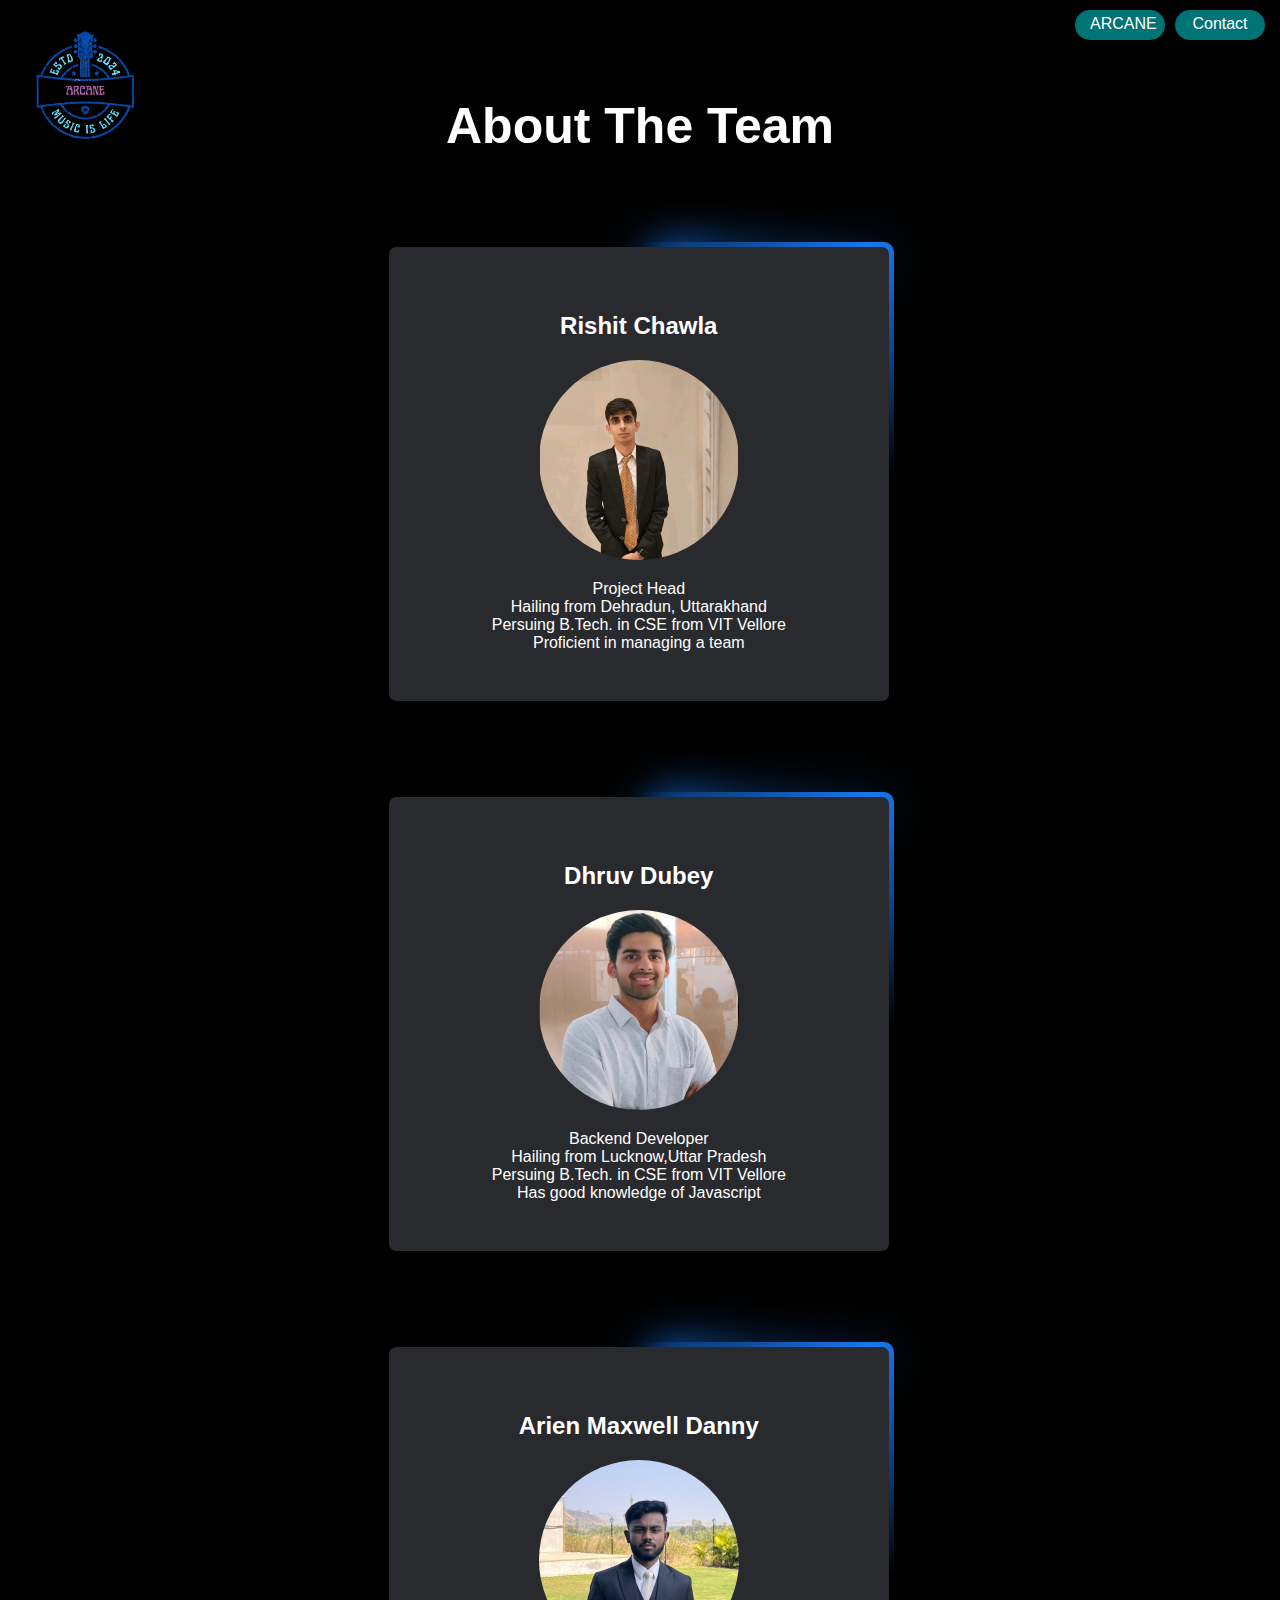
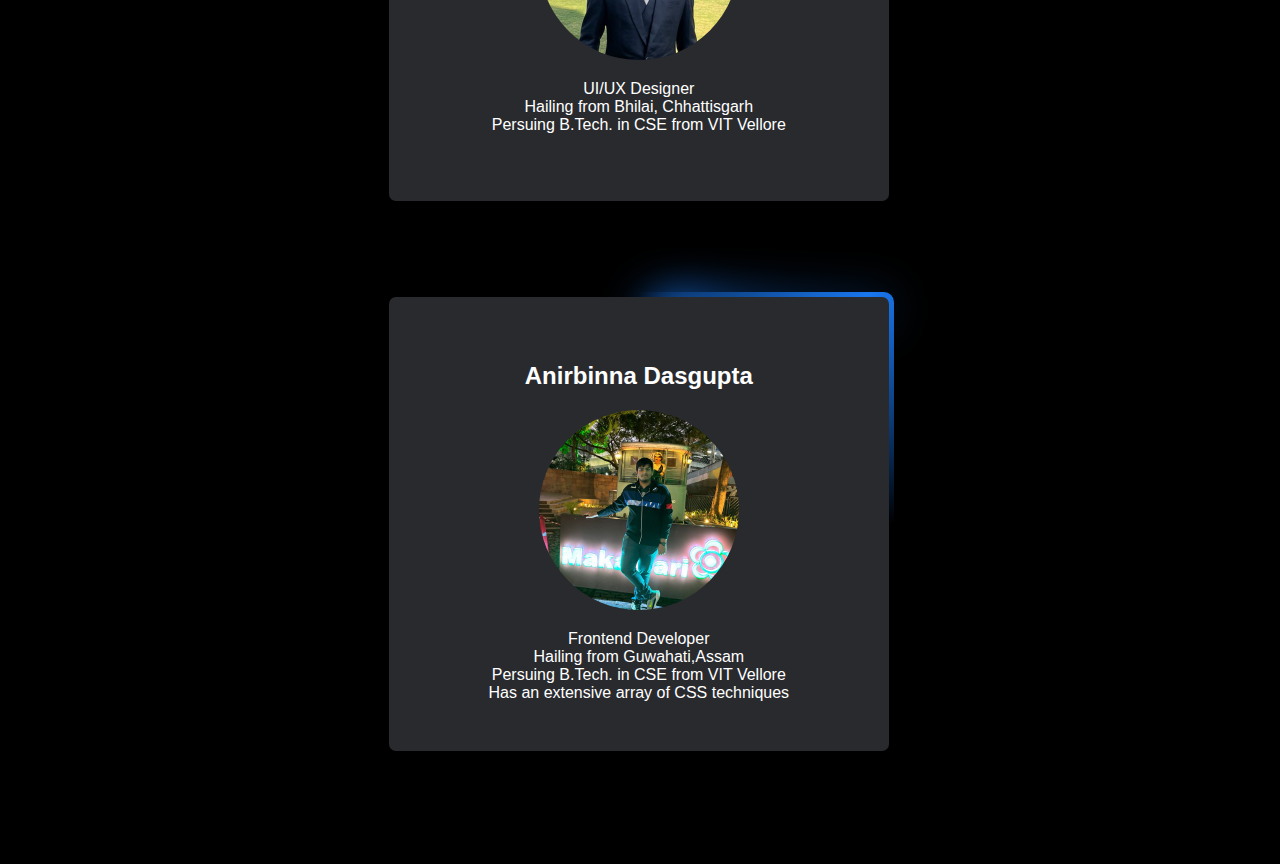
<file: public/about/index.html>
<!DOCTYPE html>
<html lang="en">
  <head>
    <meta charset="UTF-8" />
    <meta name="viewport" content="width=device-width, initial-scale=1.0" />
    <title>MyInfo</title>
    <link rel="stylesheet" href="about.css" />
  </head>
  <body class="bodyabout">
    <center>
      <div id="nav">
        <div class="two tab">
          <a href="../web_app/index.html">ARCANE</a>
        </div>
        <div class="three tab">
          <a href="../contact/index.html">Contact</a>
        </div>
      </div>
    </center>
    <a href="../../index.html">
      <img
        src="../../assets/WhatsApp Image 2024-04-26 at 00.41.40_7ed65b49.jpg"
        class="logo"
        height="150px"
        width="150px"
    /></a>
    <br />
    <article>
      <h1><center>About The Team</center></h1>
      <br /><br /><br />
      <center>
        <div class="animated-border-box-glow"></div>
        <div class="animated-border-box">
          <h2>Rishit Chawla</h2>
          <img src="./rishit.jpg" class="abtimg" />
          <ul>
            <li>Project Head</li>
            <li>Hailing from Dehradun, Uttarakhand</li>
            <li>Persuing B.Tech. in CSE from VIT Vellore</li>
            <li>Proficient in managing a team</li>
          </ul>
        </div>
        <div class="space"></div>
        <div class="animated-border-box-glow"></div>
        <div class="animated-border-box">
          <h2>Dhruv Dubey</h2>
          <img
            src="./WhatsApp Image 2024-04-26 at 15.16.08_0eeef04d.jpg"
            class="abtimg"
          />
          <ul>
            <li>Backend Developer</li>
            <li>Hailing from Lucknow,Uttar Pradesh</li>
            <li>Persuing B.Tech. in CSE from VIT Vellore</li>
            <li>Has good knowledge of Javascript</li>
          </ul>
        </div>
        <div class="space"></div>
        <div class="animated-border-box-glow"></div>
        <div class="animated-border-box">
          <h2>Arien Maxwell Danny</h2>
          <img src="./danny.jpg" class="abtimg" />
          <ul>
            <li>UI/UX Designer</li>
            <li>Hailing from Bhilai, Chhattisgarh</li>
            <li>Persuing B.Tech. in CSE from VIT Vellore</li>
          </ul>
        </div>
        <div class="space"></div>
        <div class="animated-border-box-glow"></div>
        <div class="animated-border-box">
          <h2>Anirbinna Dasgupta</h2>
          <img src="./anir.jpeg" class="abtimg" />
          <ul>
            <li>Frontend Developer</li>
            <li>Hailing from Guwahati,Assam</li>
            <li>Persuing B.Tech. in CSE from VIT Vellore</li>
            <li>Has an extensive array of CSS techniques</li>
          </ul>
        </div>
        <br />
      </center>
    </article>
    <div class="gap"></div>
    <br /><br /><br />
  </body>
</html>
</file>
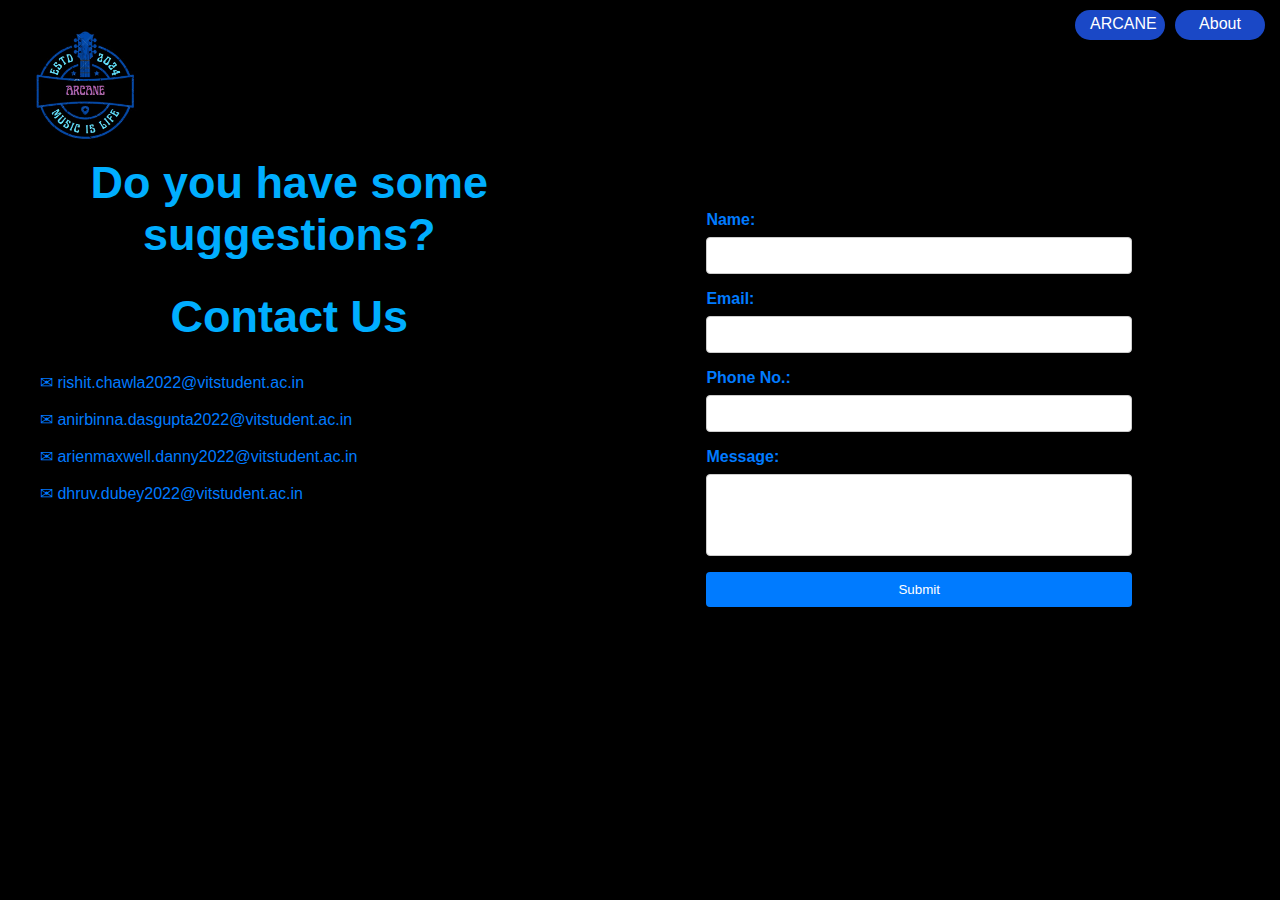
<file: public/contact/index.html>
<!DOCTYPE html>
<html lang="en">
  <head>
    <meta charset="UTF-8" />
    <meta name="viewport" content="width=device-width, initial-scale=1.0" />
    <link rel="stylesheet" href="styles.css" />
    <title>Contact Us</title>
  </head>
  <body>
    <center>
      <div id="nav">
        <div class="two tab">
          <a href="../web_app/index.html">ARCANE</a>
        </div>
        <div class="three tab">
          <a href="../about/index.html">About</a>
        </div>
      </div>
    </center>
    <a href="../../index.html">
      <img
        src="../../assets/WhatsApp Image 2024-04-26 at 00.41.40_7ed65b49.jpg"
        class="logo"
        height="150px"
        width="150px"
    /></a>

    <div class="container">
      <div class="message-container">
        <h1>Do you have some suggestions?</h1>
        <h1>Contact Us</h1>
        <p>
          ✉ rishit.chawla2022@vitstudent.ac.in<br /><br />
          ✉ anirbinna.dasgupta2022@vitstudent.ac.in<br /><br />
          ✉ arienmaxwell.danny2022@vitstudent.ac.in<br /><br />
          ✉ dhruv.dubey2022@vitstudent.ac.in
        </p>
      </div>
      <div class="contact-container">
        <form action="mailto:rishit.chawla2022@vitstudent.ac.in" method="post">
          <label for="name">Name:</label>
          <input type="text" id="name" name="name" required />

          <label for="email">Email:</label>
          <input type="email" id="email" name="email" required />

          <label for="email">Phone No.:</label>
          <input type="number" id="number" name="number" required />

          <label for="message">Message:</label>
          <textarea id="message" name="message" rows="4" required></textarea>

          <button type="submit">Submit</button>
        </form>
      </div>
    </div>
  </body>
</html>
</file>
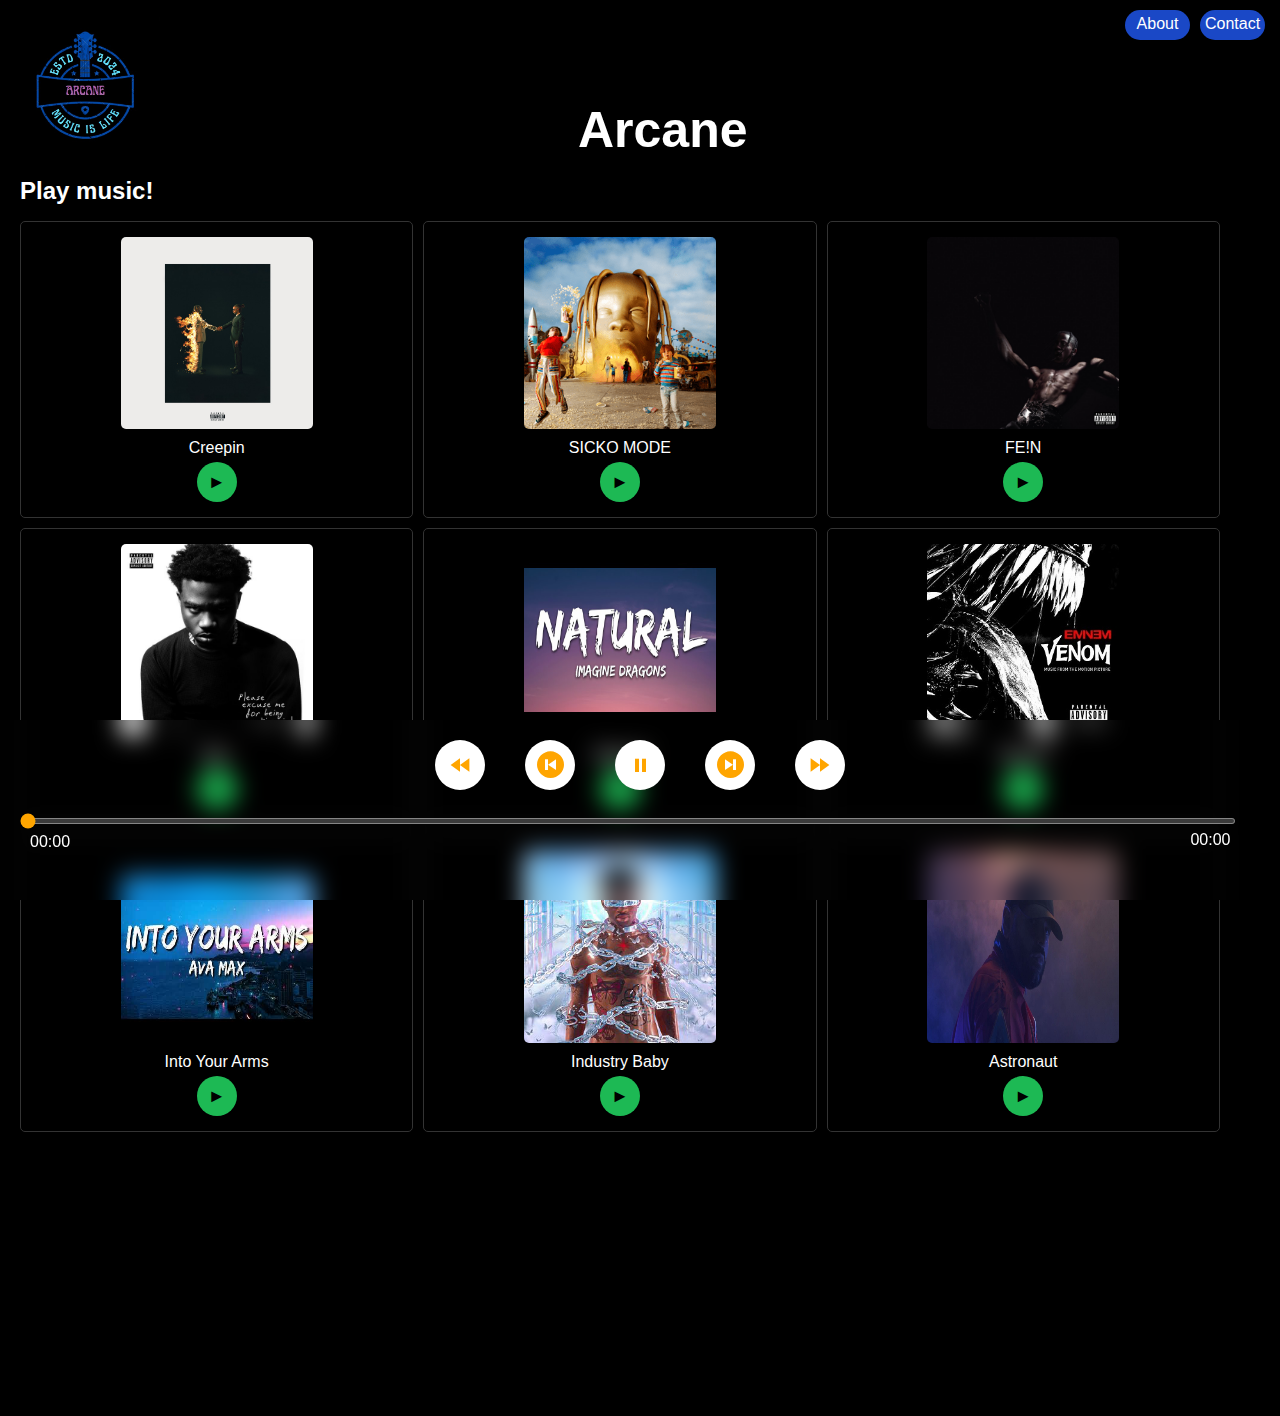
<file: public/web_app/index.html>
<!DOCTYPE html>
<html lang="en">
  <head>
    <meta charset="UTF-8" />
    <meta name="viewport" content="width=device-width, initial-scale=1.0" />
    <link rel="stylesheet" href="style.css" />
    <link
      href="https://unpkg.com/boxicons@2.1.4/css/boxicons.min.css"
      rel="stylesheet"
    />
    <script src="https://ajax.googleapis.com/ajax/libs/jquery/3.7.1/jquery.min.js"></script>
    <title>Arcane</title>
    <link rel="preconnect" href="https://fonts.googleapis.com" />
    <link rel="preconnect" href="https://fonts.gstatic.com" crossorigin />
    <link
      href="https://fonts.googleapis.com/css2?family=Briem+Hand:wght@100..900&display=swap"
      rel="stylesheet"
    />
  </head>
  <body>
    <center>
      <div id="nav">
        <div class="two tab"><a href="../about/index.html">About</a></div>
        <div class="three tab">
          <a href="../contact/index.html">Contact</a>
        </div>
      </div>
    </center>
    <div class="container">
      <a href="../../index.html">
        <img
          src="../../assets/WhatsApp Image 2024-04-26 at 00.41.40_7ed65b49.jpg"
          class="logo"
          height="150px"
          width="150px"
      /></a>
      <br /><br />
      <h1
        style="
          display: inline;
          margin-left: calc(45%);
          margin-top: 0px;
          font-size: 50px;
        "
      >
        Arcane
      </h1>
      <ul class="notifications"></ul>
      <br /><br />
      <div class="playlist">
        <h2>Play music!</h2>
        <ul id="song-list">
          <li data-src="Metro Boomin, The Weeknd, 21 Savage - Creepin.mp3">
            <img src="hnv.jpeg" class="thumbnail" />
            <span>Creepin</span>
            <button class="play-button">&#9658;</button>
          </li>
          <li data-src="sicko.mp4">
            <img src="astro.png" class="thumbnail" />
            <span>SICKO MODE</span>
            <button class="play-button">&#9658;</button>
          </li>
          <li data-src="fein.m4a" value="3">
            <img src="utopia.jpg" class="thumbnail" />
            <span>FE!N</span>
            <button class="play-button">&#9658;</button>
          </li>
          <li data-src="box.mp3" value="4">
            <img src="./box.jpg" class="thumbnail" />
            <span>Box</span>
            <button class="play-button">&#9658;</button>
          </li>
          <li data-src="natural.mp3" value="5">
            <img src="./natural.jpg" class="thumbnail" />
            <span>Natural</span>
            <button class="play-button">&#9658;</button>
          </li>
          <li data-src="venom.mp3" value="6">
            <img src="./venom.jpg" class="thumbnail" />
            <span>Venom</span>
            <button class="play-button">&#9658;</button>
          </li>
          <li data-src="into your arms.mp3" value="7">
            <img src="./into your arms.jpg" class="thumbnail" />
            <span>Into Your Arms</span>
            <button class="play-button">&#9658;</button>
          </li>
          <li data-src="industry baby.mp3" value="8">
            <img src="./industry baby.png" class="thumbnail" />
            <span>Industry Baby</span>
            <button class="play-button">&#9658;</button>
          </li>
          <li data-src="astronaut.mp3" value="9">
            <img src="./astronaut.jpg" class="thumbnail" />
            <span>Astronaut</span>
            <button class="play-button">&#9658;</button>
          </li>
        </ul>
      </div>
    </div>
    <footer>
      <center><div id="np"></div></center>
      <div class="controls">
        <div onclick="previousSong() "><i class="bx bx-rewind"></i></div>
        <div onclick="skipP()"><i class="bx bxs-skip-previous-circle"></i></div>
        <div onclick="playPause()">
          <i class="bx bx-pause" id="crtlIcon"></i>
        </div>
        <div onclick="skipF()"><i class="bx bxs-skip-next-circle"></i></div>
        <div onclick="nextSong()"><i class="bx bx-fast-forward"></i></div>
      </div>
      <input type="range" value="0" id="progress" />
      <span><div class="current-time" id="ct">00:00</div></span>
      <span><div class="song-duration" id="sd">00:00</div></span>
    </footer>
    <audio id="audio-player" controls hidden>
      Your browser does not support the audio element.
    </audio>
    <br /><br /><br /><br /><br /><br /><br /><br /><br /><br /><br /><br /><br />
    <script src="app.js"></script>
  </body>
</html>
</file>
<file: public/contact/styles.css>
body {
  font-family: "Gill Sans", "Gill Sans MT", Calibri, "Trebuchet MS", sans-serif;
  background-color: black;
  margin: 0;
  padding: 0;
  color: white;
}
.logo {
  top: 10px;
  left: 10px;
  position: absolute;
}
.container {
  display: flex;
  gap: 20px;
}
.message-container {
  margin-top: 5%;
  margin-left: 40px;
}
.contact-container {
  width: 600px;
  margin: 10%;
  padding: 20px;
}
p,
label {
  color: #007bff;
}

h1 {
  text-align: center;
  font-size: 45px;
  color: rgb(0, 174, 255);
}

form {
  display: flex;
  flex-direction: column;
}

label {
  font-weight: bold;
  margin-bottom: 8px;
}

input,
textarea {
  padding: 10px;
  border-radius: 4px;
  margin-bottom: 16px;
  resize: none;
  border: 1px solid #ccc;
}

button {
  background-color: #007bff;
  color: #fff;
  border: none;
  padding: 10px 20px;
  border-radius: 4px;
  cursor: pointer;
  transition: background-color 0.3s;
}

button:hover {
  background-color: #0056b3;
}
#nav {
  display: flex;
  justify-content: right;
  gap: 10px;
  margin-right: 15px;
}
.tab {
  text-decoration: none;
  border-radius: 100px;
  color: white;
  padding: 5px;
  margin-top: 5px;
  margin-bottom: 5px;
  background-color: rgb(26, 72, 198);
  height: 20px;
  width: 80px;
  margin-top: 10px;
}
a {
  color: white;
  text-decoration: none;
  padding: 10px;
}
.tab:hover {
  background-color: #1d70b9;
  font-size: 20px;
  height: 27px;
  width: 100px;
  color: black;
}
a:hover {
  color: white;
  font-size: 20px;
}
</file>
<file: public/web_app/style.css>
body {
  font-family: Arial, sans-serif;
  margin: 0;
  padding: 0;
  background-color: #000;
  color: #fff;
  overflow-x: hidden;
}

::-webkit-scrollbar-track {
  -webkit-box-shadow: inset 0 0 6px rgba(0, 0, 0, 0.3);
  border-radius: 10px;
  background-color: black;
}

::-webkit-scrollbar {
  width: 10px;
  height: 10px;
  background-color: black;
}

::-webkit-scrollbar-thumb {
  border-radius: 10px;
  -webkit-box-shadow: inset 0 0 6px rgba(0, 0, 0, 0.3);
  background-color: orange;
}

.container {
  margin: 0;
  padding: 20px;
}

.playlist {
  margin-bottom: 20px;
}

.playlist h2 {
  margin-top: 0;
  margin-bottom: 10px;
}
#np {
  color: rgb(0, 123, 255);
  font-size: 1.7rem;
  font-family: "Briem Hand", cursive;
  font-optical-sizing: auto;
  font-weight: 400;
  font-style: normal;
}
#song-list {
  list-style-type: none;
  padding: 0;
  display: flex;
  flex-wrap: wrap;
}

#song-list li {
  padding: 15px;
  cursor: pointer;
  display: flex;
  flex-direction: column;
  align-items: center;
  border: 1px solid #333;
  border-radius: 5px;
  margin-right: 10px;
  margin-bottom: 10px;
  width: calc(33.33% - 20px);
  box-sizing: border-box;
}

#song-list li:hover {
  background-color: #333;
}

.thumbnail {
  width: 15vw;
  height: 15vw;
  border-radius: 5px;
  margin-bottom: 10px;
}

audio {
  width: 100%;
  background-color: #333;
  padding: 10px;
  border-radius: 10px;
  margin-bottom: 20px;
}
.play-button {
  width: 40px;
  height: 40px;
  background-color: #1db954;
  border: none;
  border-radius: 50%;
  cursor: pointer;
  display: flex;
  justify-content: center;
  align-items: center;
  font-size: 18px;
  margin-top: 5px;
}

.play-button:focus {
  outline: none;
}

footer {
  position: fixed;
  bottom: 0;
  left: 0;
  height: 180px;
  width: 100%;
  background: repeating-linear-gradient();
  backdrop-filter: blur(12px);
  justify-content: space-between;
  align-items: center;
  z-index: 5;
}

#progress {
  width: 95%;
  height: 6px;
  margin-left: 20px;
  cursor: pointer;
  border-radius: 4px;
  accent-color: orange;
}

#progress::-moz-range-progress {
  background-color: #43e5f7;
}
#progress::-moz-range-track {
  background-color: #9a905d;
}
/* IE*/
#progress::-ms-fill-lower {
  background-color: #43e5f7;
}
#progress::-ms-fill-upper {
  background-color: #9a905d;
}
.logo {
  position: absolute;
  top: 10px;
  left: 10px;
}
#progress::-webkit-slider-thumb {
  -webkit-appearance: none;
  background-color: yellow;
  accent-color: red;
  width: 14px;
  height: 14px;
  border-radius: 50%;
}

#progress::-webkit-slider-thumb:hover {
  -webkit-appearance: none;
  background-color: orange;
  width: 16px;
  height: 16px;
  border-radius: 50%;
  scale: 1.1;
}

.controls {
  display: flex;
  justify-content: center;
  align-items: center;
}

.controls div {
  width: 50px;
  height: 50px;
  margin: 20px;
  background-color: #fff;
  display: inline-flex;
  align-items: center;
  justify-content: center;
  border-radius: 50%;
  color: orange;
  cursor: pointer;
}

.controls div:hover {
  width: 50px;
  height: 50px;
  margin: 20px;
  background-color: orange;
  display: inline-flex;
  align-items: center;
  justify-content: center;
  border-radius: 50%;
  color: white;
  cursor: pointer;
  scale: 1.1;
}

.controls div:active {
  width: 50px;
  height: 50px;
  margin: 20px;
  background-color: orange;
  display: inline-flex;
  align-items: center;
  justify-content: center;
  border-radius: 50%;
  color: white;
  cursor: pointer;
  scale: 1;
}

i {
  align-items: center;
  scale: 2;
}

.prog {
  height: 50px;
  width: 50px;
}

.current-time {
  margin-top: 5px;
  margin-left: 30px;
}

.song-duration {
  margin-left: 93vw;
  margin-top: -20px;
}

.notifications {
  position: fixed;
  top: 30px;
  right: 20px;
}
.notifications :where(.error, .column) {
  display: flex;
  align-items: center;
}
.notifications .error {
  width: 400px;
  position: relative;
  overflow: hidden;
  list-style: none;
  border-radius: 4px;
  padding: 16px 17px;
  margin-bottom: 10px;
  background: #333;
  justify-content: space-between;
  animation: show_error 0.3s ease forwards;
}
@keyframes show_error {
  0% {
    transform: translateX(100%);
  }
  40% {
    transform: translateX(-5%);
  }
  80% {
    transform: translateX(0%);
  }
  100% {
    transform: translateX(-10px);
  }
}
.notifications .error.hide {
  animation: hide_error 0.3s ease forwards;
}
@keyframes hide_error {
  0% {
    transform: translateX(-10px);
  }
  40% {
    transform: translateX(0%);
  }
  80% {
    transform: translateX(-5%);
  }
  100% {
    transform: translateX(calc(100% + 20px));
  }
}
.error::before {
  position: absolute;
  content: "";
  height: 3px;
  width: 100%;
  bottom: 0px;
  left: 0px;
  animation: progress 5s linear forwards;
}
@keyframes progress {
  100% {
    width: 0%;
  }
}
.error.warning::before {
  background: red;
}

.error.warning .column i {
  color: red;
}

#nav {
  display: flex;
  justify-content: right;
  gap: 10px;
  margin-right: 15px;
}
.tab {
  text-decoration: none;
  border-radius: 100px;
  color: white;
  padding: 5px;
  margin-top: 5px;
  margin-bottom: 5px;
  background-color: rgb(26, 72, 198);
  height: 20px;
  width: 55px;
  margin-top: 10px;
}
a {
  color: white;
  text-decoration: none;
}
.tab:hover {
  background-color: #1db954;
  font-size: 20px;
  height: 27px;
  width: 80px;
  color: black;
}
a:hover {
  color: white;
  font-size: 20px;
}
</file>
<file: public/about/about.css>
.animated-border-box,
.animated-border-box-glow {
  padding: 50px;
  width: 32%;
  position: absolute;
  overflow: hidden;
  z-index: 0;
  border-radius: 10px;
  text-align: center;
  color: white;
  margin-left: calc(30%);
}

.animated-border-box-glow {
  overflow: hidden;
  filter: blur(20px);
}

.animated-border-box:before,
.animated-border-box-glow:before {
  content: "";
  z-index: -2;
  text-align: center;
  top: 50%;
  left: 50%;
  transform: translate(-50%, -50%) rotate(0deg);
  position: absolute;
  width: 99999px;
  height: 99999px;
  background-repeat: no-repeat;
  background-position: 0 0;
  background-image: conic-gradient(
    rgba(0, 0, 0, 0),
    #1976ed,
    rgba(0, 0, 0, 0) 25%
  );
  animation: rotate 4s linear infinite;
}

.animated-border-box:after {
  content: "";
  position: absolute;
  z-index: -1;
  left: 5px;
  top: 5px;
  width: calc(100% - 10px);
  height: calc(100% - 10px);
  background: #292a2e;
  border-radius: 7px;
}

@keyframes rotate {
  100% {
    transform: translate(-50%, -50%) rotate(1turn);
  }
}

.bodyabout {
  margin: 0px;
  margin-top: 0%;
  background-color: black;
  color: white;
  font-family: "Segoe UI", Tahoma, Geneva, Verdana, sans-serif;
}

.space {
  height: 550px;
  margin-left: 20%;
}

.abtimg {
  border-radius: 100%;
  width: 200px;
  height: 200px;
}

ul {
  list-style: none;
  text-align: center;
  height: 60px;
  margin-left: -40px;
}

h1 {
  font-size: 50px;
}
.logo {
  position: fixed;
  top: 10px;
  left: 10px;
}

#nav {
  display: flex;
  justify-content: right;
  gap: 10px;
  margin-right: 15px;
}
.tab {
  text-decoration: none;
  border-radius: 100px;
  color: white;
  padding: 5px;
  margin-top: 5px;
  margin-bottom: 5px;
  background-color: rgba(0, 251, 255, 0.457);
  height: 20px;
  width: 80px;
  margin-top: 10px;
}
a {
  color: white;
  text-decoration: none;
  padding: 10px;
}
.tab:hover {
  background-color: #1db954;
  font-size: 20px;
  height: 27px;
  width: 100px;
  color: black;
}
a:hover {
  color: white;
  font-size: 20px;
}
.gap {
  height: 500px;
}
</file>
